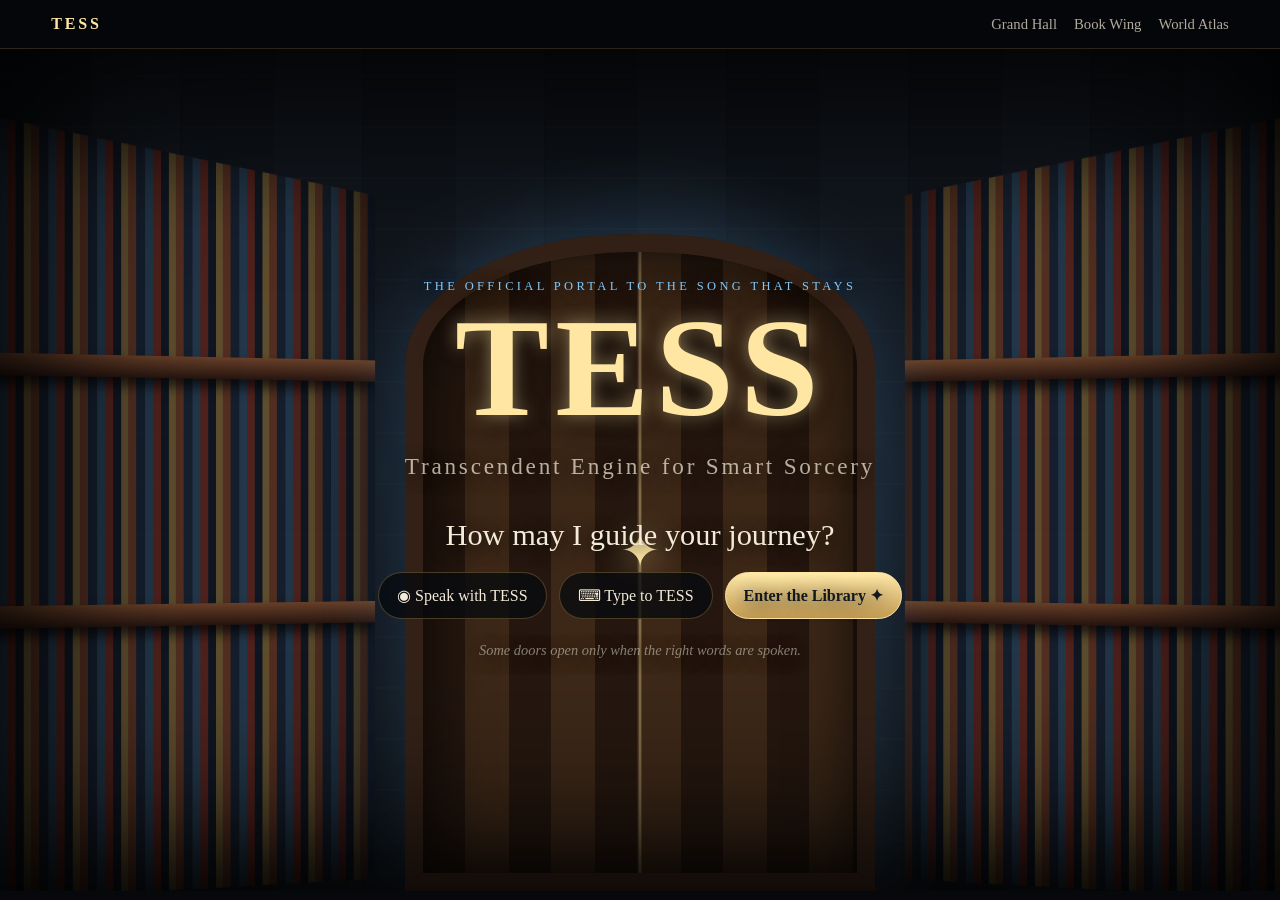
<file: index.html>
<!doctype html>
<html lang="en">
<head>
  <meta charset="utf-8"><meta name="viewport" content="width=device-width,initial-scale=1">
  <meta name="description" content="The official portal to TESS and The Song That Stays.">
  <title>TESS | Grand Hall</title><link rel="stylesheet" href="assets/css/site.css">
</head>
<body>

<header class="topbar">
  <a class="brand" href="">TESS</a>
  <nav class="topnav" aria-label="Primary navigation">
    <a href="">Grand Hall</a>
    <a href="book-wing/">Book Wing</a>
    <a href="world-atlas/">World Atlas</a>
  </nav>
</header>

<main class="hero">
  <div class="bookcase left" aria-hidden="true"></div><div class="bookcase right" aria-hidden="true"></div><div class="door" aria-hidden="true"></div>
  <section class="hero-content">
    <p class="eyebrow">The official portal to The Song That Stays</p>
    <h1 class="hero-title">TESS</h1>
    <p class="hero-subtitle">Transcendent Engine for Smart Sorcery</p>
    <p class="hero-question">How may I guide your journey?</p>
    <div class="hero-actions">
      <button class="btn" type="button" data-speak>◉ Speak with TESS</button>
      <button class="btn" type="button" data-type>⌨ Type to TESS</button>
      <a class="btn primary" href="book-wing/">Enter the Library ✦</a>
    </div>
    <p id="tess-response" class="whisper">Some doors open only when the right words are spoken.</p>
  </section>
</main>
<script src="assets/js/site.js"></script>
</body></html>
</file>
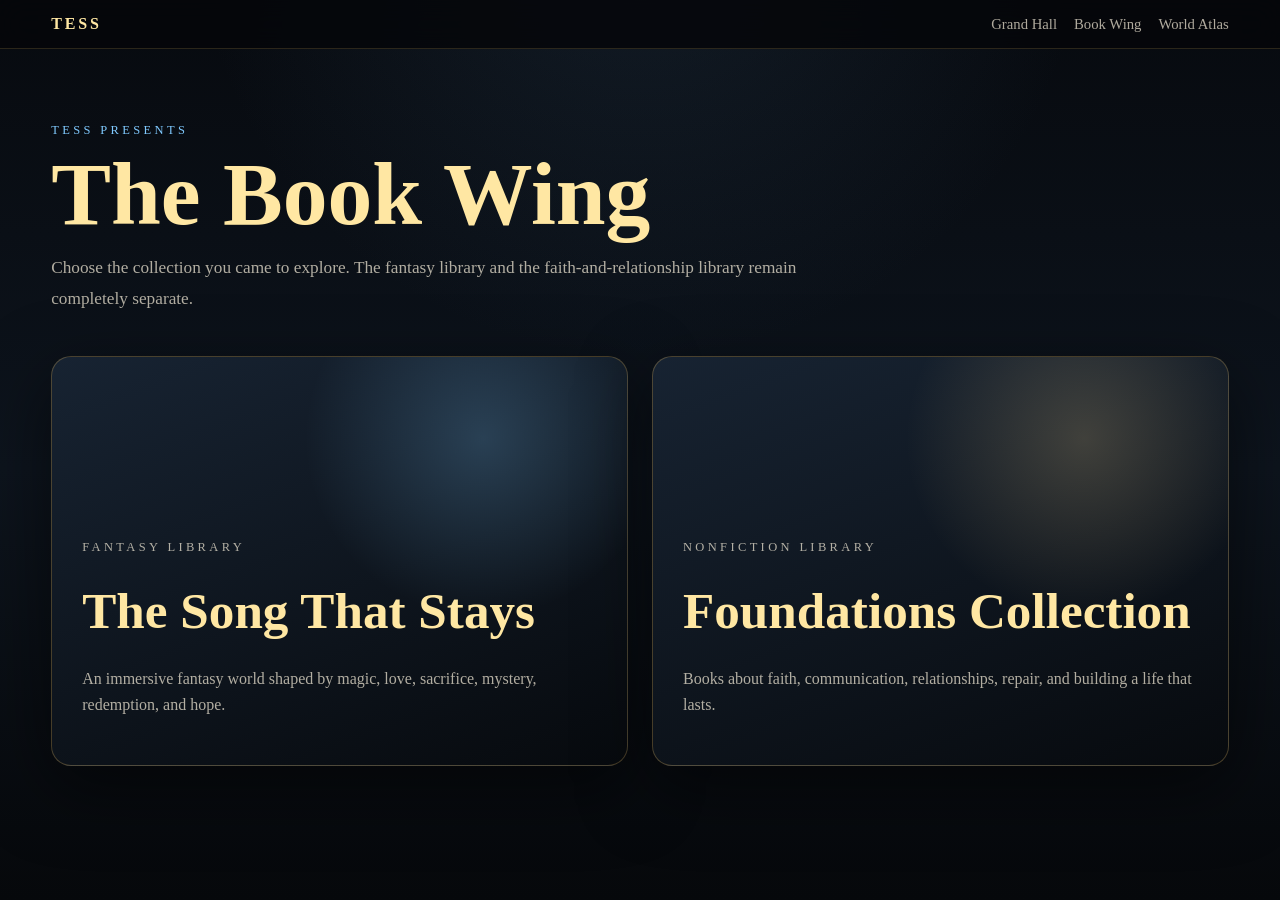
<file: book-wing/index.html>
<!doctype html><html lang="en"><head>
<meta charset="utf-8"><meta name="viewport" content="width=device-width,initial-scale=1">
<title>TESS | Book Wing</title><link rel="stylesheet" href="../assets/css/site.css"></head>
<body class="room">
<header class="topbar">
  <a class="brand" href="../">TESS</a>
  <nav class="topnav" aria-label="Primary navigation">
    <a href="../">Grand Hall</a>
    <a href="../book-wing/">Book Wing</a>
    <a href="../world-atlas/">World Atlas</a>
  </nav>
</header>

<main class="room-main"><div class="site-shell">
<p class="kicker">TESS presents</p><h1 class="room-title">The Book Wing</h1>
<p class="lead">Choose the collection you came to explore. The fantasy library and the faith-and-relationship library remain completely separate.</p>
<section class="path-grid">
<a class="path-card" href="../song-that-stays/"><p class="kicker">Fantasy Library</p><h2>The Song That Stays</h2><p>An immersive fantasy world shaped by magic, love, sacrifice, mystery, redemption, and hope.</p></a>
<a class="path-card nonfiction" href="../foundations/"><p class="kicker">Nonfiction Library</p><h2>Foundations Collection</h2><p>Books about faith, communication, relationships, repair, and building a life that lasts.</p></a>
</section></div></main></body></html>
</file>
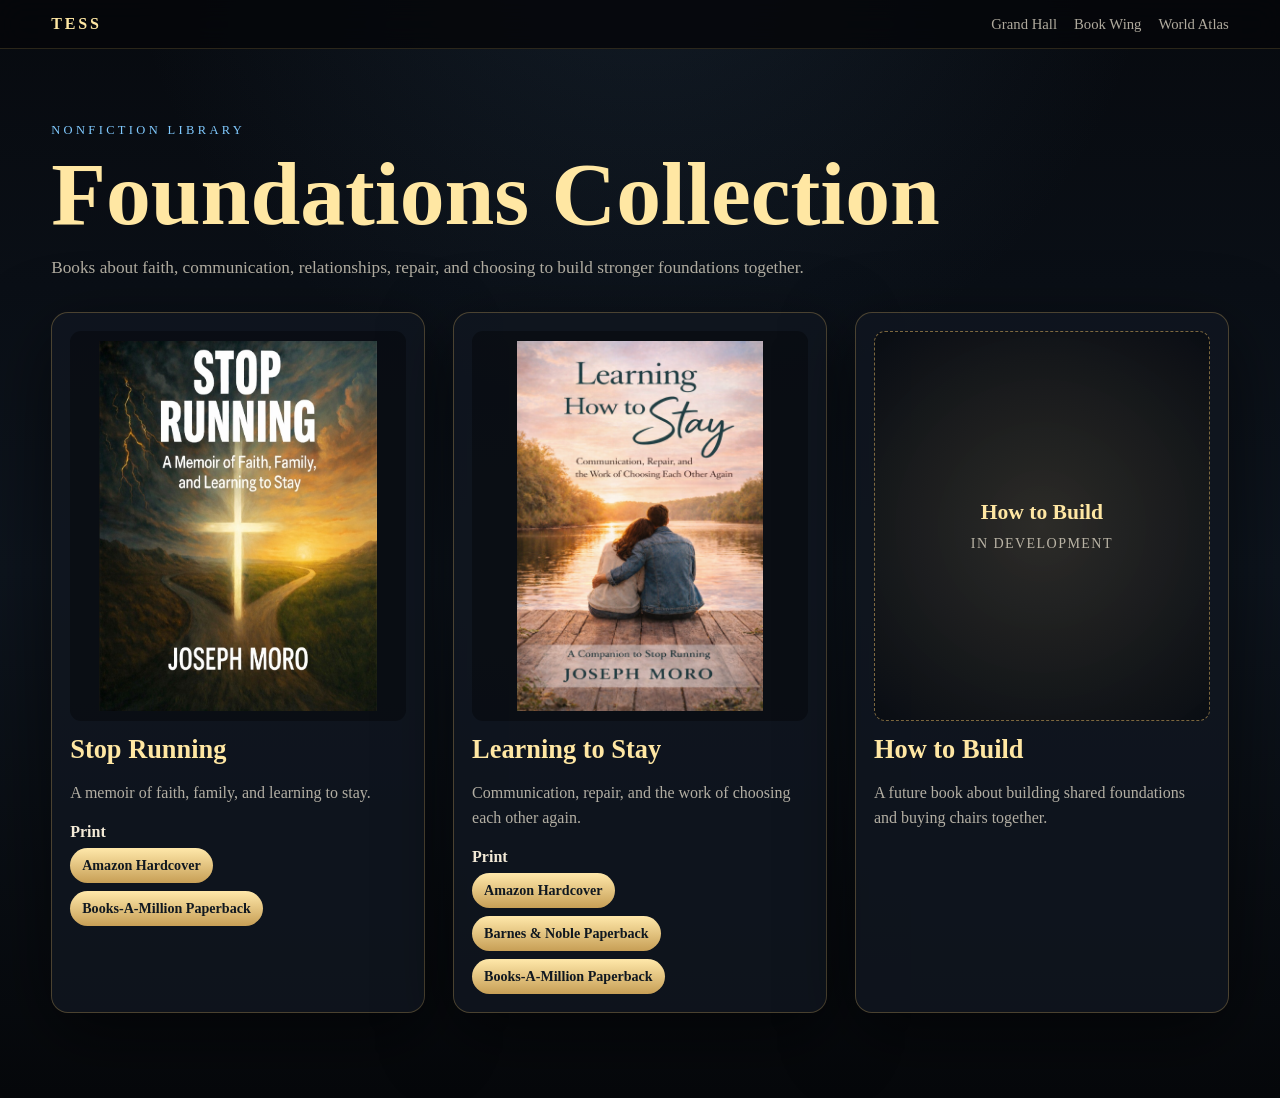
<file: foundations/index.html>
<!doctype html><html lang="en"><head>
<meta charset="utf-8"><meta name="viewport" content="width=device-width,initial-scale=1">
<title>Foundations Collection | TESS</title><link rel="stylesheet" href="../assets/css/site.css"></head>
<body class="room">
<header class="topbar">
  <a class="brand" href="../">TESS</a>
  <nav class="topnav" aria-label="Primary navigation">
    <a href="../">Grand Hall</a>
    <a href="../book-wing/">Book Wing</a>
    <a href="../world-atlas/">World Atlas</a>
  </nav>
</header>

<main class="room-main"><div class="site-shell">
<p class="kicker">Nonfiction Library</p><h1 class="room-title">Foundations Collection</h1>
<p class="lead">Books about faith, communication, relationships, repair, and choosing to build stronger foundations together.</p>
<section class="book-grid">

<article class="book-card"><div class="cover-wrap"><img src="../assets/images/stop-running.jpg" alt="Stop Running cover"></div>
<h2>Stop Running</h2><p class="book-copy">A memoir of faith, family, and learning to stay.</p>
<div class="purchase"><div class="purchase-group"><strong>Print</strong><div class="store-links">
<a target="_blank" rel="noopener" href="https://www.amazon.com/Stop-Running-Memoir-Learning-Staying/dp/B0FTS7WMM7/ref=tmm_hrd_swatch_0">Amazon Hardcover</a>
<a target="_blank" rel="noopener" href="https://www.booksamillion.com/p/Stop-Running/Janis-Hoye/9798265570178">Books-A-Million Paperback</a>
</div></div></div></article>

<article class="book-card"><div class="cover-wrap"><img src="../assets/images/learning-to-stay.png" alt="Learning to Stay cover"></div>
<h2>Learning to Stay</h2><p class="book-copy">Communication, repair, and the work of choosing each other again.</p>
<div class="purchase"><div class="purchase-group"><strong>Print</strong><div class="store-links">
<a target="_blank" rel="noopener" href="https://www.amazon.com/gp/product/1970906057">Amazon Hardcover</a>
<a target="_blank" rel="noopener" href="https://www.barnesandnoble.com/w/learning-to-stay-joseph-moro/1149364493?ean=9781970906042">Barnes & Noble Paperback</a>
<a target="_blank" rel="noopener" href="https://www.booksamillion.com/p/Learning-Stay/Joseph-Moro/9781970906042">Books-A-Million Paperback</a>
</div></div></div></article>

<article class="book-card"><div class="coming-soon"><div><strong>How to Build</strong><small>In development</small></div></div>
<h2>How to Build</h2><p class="book-copy">A future book about building shared foundations and buying chairs together.</p></article>
</section></div></main></body></html>
</file>
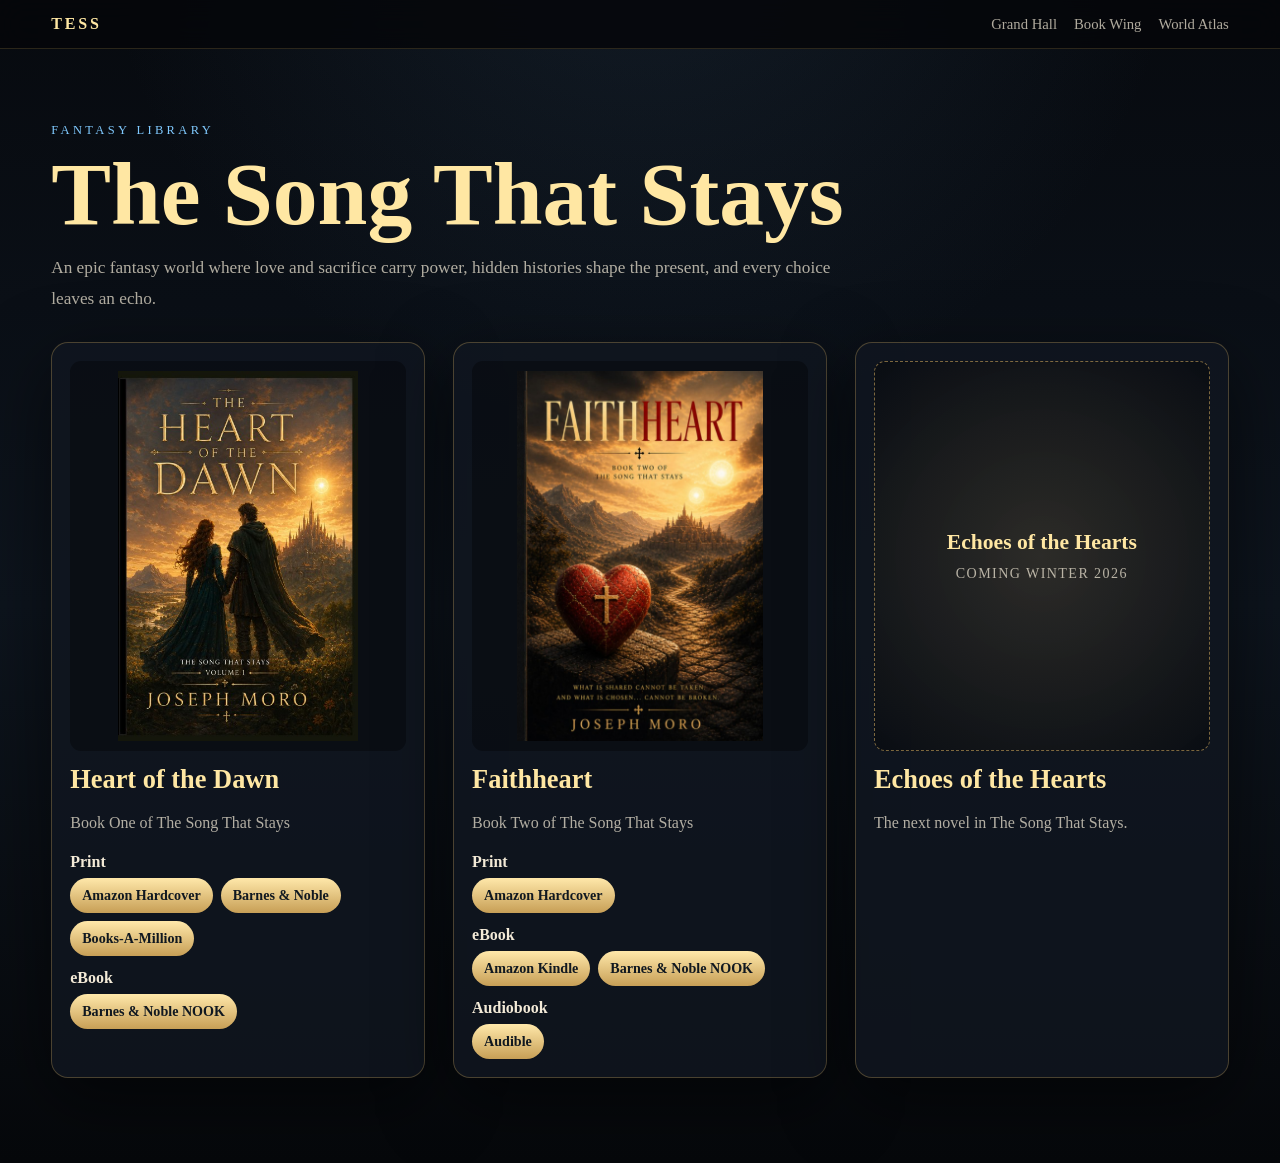
<file: song-that-stays/index.html>
<!doctype html><html lang="en"><head>
<meta charset="utf-8"><meta name="viewport" content="width=device-width,initial-scale=1">
<title>The Song That Stays | TESS</title><link rel="stylesheet" href="../assets/css/site.css"></head>
<body class="room">
<header class="topbar">
  <a class="brand" href="../">TESS</a>
  <nav class="topnav" aria-label="Primary navigation">
    <a href="../">Grand Hall</a>
    <a href="../book-wing/">Book Wing</a>
    <a href="../world-atlas/">World Atlas</a>
  </nav>
</header>

<main class="room-main"><div class="site-shell">
<p class="kicker">Fantasy Library</p><h1 class="room-title">The Song That Stays</h1>
<p class="lead">An epic fantasy world where love and sacrifice carry power, hidden histories shape the present, and every choice leaves an echo.</p>
<section class="book-grid">
<article class="book-card"><div class="cover-wrap"><img src="../assets/images/heart-of-the-dawn.jpg" alt="Heart of the Dawn cover"></div>
<h2>Heart of the Dawn</h2><p class="book-meta">Book One of The Song That Stays</p>
<div class="purchase">
<div class="purchase-group"><strong>Print</strong><div class="store-links">
<a target="_blank" rel="noopener" href="https://www.amazon.com/Heart-Dawn-Song-that-Stays/dp/1970906006/ref=tmm_hrd_swatch_0?_encoding=UTF8&qid=1784760602&sr=8-1">Amazon Hardcover</a>
<a target="_blank" rel="noopener" href="https://www.barnesandnoble.com/w/the-heart-of-the-dawn-joseph-moro/1148838143?ean=9781970906004">Barnes & Noble</a>
<a target="_blank" rel="noopener" href="https://www.booksamillion.com/p/Heart-Dawn/Joseph-Moro/9781970906004">Books-A-Million</a>
</div></div>
<div class="purchase-group"><strong>eBook</strong><div class="store-links">
<a target="_blank" rel="noopener" href="https://www.barnesandnoble.com/w/the-heart-of-the-dawn-joseph-moro/1148838143?ean=2940183135244">Barnes & Noble NOOK</a>
</div></div></div></article>

<article class="book-card"><div class="cover-wrap"><img src="../assets/images/faithheart.jpg" alt="Faithheart cover"></div>
<h2>Faithheart</h2><p class="book-meta">Book Two of The Song That Stays</p>
<div class="purchase">
<div class="purchase-group"><strong>Print</strong><div class="store-links">
<a target="_blank" rel="noopener" href="https://www.amazon.com/FaithHeart-Songs-that-Stays-2/dp/1970906081/ref=tmm_hrd_swatch_0?_encoding=UTF8">Amazon Hardcover</a>
</div></div>
<div class="purchase-group"><strong>eBook</strong><div class="store-links">
<a target="_blank" rel="noopener" href="https://www.amazon.com/FaithHeart-Songs-that-Stays-Song-ebook/dp/B0GZ9NDFYF/">Amazon Kindle</a>
<a target="_blank" rel="noopener" href="https://www.barnesandnoble.com/w/faithheart-joseph-moro/1150075926?ean=2940196550836">Barnes & Noble NOOK</a>
</div></div>
<div class="purchase-group"><strong>Audiobook</strong><div class="store-links">
<a target="_blank" rel="noopener" href="https://www.amazon.com/FaithHeart-Song-that-Stays-2/dp/B0H4X14WGT/">Audible</a>
</div></div></div></article>

<article class="book-card"><div class="coming-soon"><div><strong>Echoes of the Hearts</strong><small>Coming Winter 2026</small></div></div>
<h2>Echoes of the Hearts</h2><p class="book-copy">The next novel in The Song That Stays.</p></article>
</section></div></main></body></html>
</file>
<file: assets/css/site.css>
:root{
  --ink:#06080c;
  --night:#0b1119;
  --panel:rgba(10,15,22,.93);
  --panel-soft:rgba(16,23,32,.82);
  --paper:#f3ead7;
  --muted:rgba(243,234,215,.72);
  --gold:#c9a45c;
  --gold2:#ffe7a3;
  --blue:#80caff;
  --line:rgba(201,164,92,.32);
  --shadow:0 22px 70px rgba(0,0,0,.52);
}
*{box-sizing:border-box}
html{scroll-behavior:smooth}
body{margin:0;min-height:100vh;color:var(--paper);background:var(--ink);font-family:Georgia,"Times New Roman",serif}
a{color:inherit}
button{font:inherit}
.site-shell{width:min(1180px,92vw);margin:0 auto}
.topbar{
  position:sticky;top:0;z-index:20;display:flex;align-items:center;justify-content:space-between;
  gap:18px;padding:15px 4vw;background:rgba(5,7,10,.84);backdrop-filter:blur(14px);
  border-bottom:1px solid rgba(201,164,92,.2)
}
.brand{font-weight:700;letter-spacing:.18em;color:var(--gold2);text-decoration:none}
.topnav{display:flex;gap:17px;align-items:center;flex-wrap:wrap}
.topnav a{font-size:.92rem;text-decoration:none;color:var(--muted)}
.topnav a:hover,.topnav a[aria-current="page"]{color:var(--gold2)}

.hero{
  min-height:calc(100vh - 58px);position:relative;overflow:hidden;display:grid;place-items:center;
  isolation:isolate;background:
    radial-gradient(circle at 50% 38%,rgba(52,93,130,.42),transparent 27%),
    linear-gradient(180deg,#070a10 0%,#111a25 50%,#06080b 100%)
}
.hero::before{
  content:"";position:absolute;inset:0;z-index:-4;opacity:.42;
  background:
    repeating-linear-gradient(0deg,transparent 0 49px,rgba(255,255,255,.026) 49px 51px),
    repeating-linear-gradient(90deg,#171a1e 0 92px,#1c2025 92px 180px,#14171a 180px 182px)
}
.hero::after{
  content:"";position:absolute;inset:0;z-index:5;pointer-events:none;
  box-shadow:inset 0 0 160px 50px rgba(0,0,0,.9)
}
.bookcase{
  position:absolute;bottom:0;width:min(35vw,520px);min-width:260px;height:92%;z-index:-2;opacity:.86;
  background:repeating-linear-gradient(90deg,#5d3321 0 8px,#162030 8px 17px,#263c50 17px 25px,#5a231c 25px 33px,#101722 33px 41px,#6b5731 41px 48px);
  box-shadow:inset 0 0 100px rgba(0,0,0,.94)
}
.bookcase::before,.bookcase::after{
  content:"";position:absolute;left:0;right:0;height:22px;background:linear-gradient(#75462a,#2a140d);
  box-shadow:0 8px 13px rgba(0,0,0,.75)
}
.bookcase::before{top:31%}.bookcase::after{top:63%}
.bookcase.left{left:-5vw;clip-path:polygon(0 0,100% 9%,100% 100%,0 100%);transform:perspective(1000px) rotateY(8deg)}
.bookcase.right{right:-5vw;clip-path:polygon(0 9%,100% 0,100% 100%,0 100%);transform:perspective(1000px) rotateY(-8deg)}
.door{
  position:absolute;z-index:-1;left:50%;bottom:0;transform:translateX(-50%);width:min(38vw,470px);height:78%;
  border:18px solid #332117;border-radius:48% 48% 0 0/20% 20% 0 0;
  background:
    linear-gradient(90deg,transparent 49.5%,rgba(255,230,163,.45) 50%,transparent 50.5%),
    repeating-linear-gradient(90deg,#25170f 0 42px,#3d2818 42px 86px);
  box-shadow:0 0 85px rgba(104,185,255,.2),inset 0 0 65px rgba(0,0,0,.78)
}
.door::after{
  content:"✦";position:absolute;left:50%;top:48%;transform:translate(-50%,-50%);font-size:3rem;
  color:var(--gold2);text-shadow:0 0 32px rgba(255,231,163,.9)
}
.hero-content{
  width:min(900px,90vw);text-align:center;padding:38px 22px;z-index:2;
  text-shadow:0 3px 18px rgba(0,0,0,.92)
}
.eyebrow,.kicker{text-transform:uppercase;letter-spacing:.27em;color:var(--blue);font-size:.78rem}
.hero-title{
  margin:.08em 0 .02em;font-size:clamp(4.2rem,11vw,9rem);line-height:.88;letter-spacing:.045em;
  color:var(--gold2);text-shadow:0 0 18px rgba(255,231,163,.5),0 8px 35px #000
}
.hero-subtitle{font-size:clamp(1rem,2.4vw,1.45rem);letter-spacing:.12em;color:var(--muted)}
.hero-question{margin:38px 0 19px;font-size:clamp(1.25rem,3vw,1.9rem)}
.hero-actions{display:flex;justify-content:center;gap:12px;flex-wrap:wrap}
.btn{
  display:inline-flex;align-items:center;justify-content:center;gap:9px;min-height:47px;padding:12px 18px;
  border-radius:999px;border:1px solid var(--line);background:rgba(7,10,15,.76);
  color:var(--paper);text-decoration:none;cursor:pointer
}
.btn.primary{background:linear-gradient(180deg,#ffe9a9,#c59d53);color:#111820;font-weight:700;border-color:#ffe7a3}
.btn:hover{transform:translateY(-2px);box-shadow:0 10px 26px rgba(0,0,0,.35)}
.whisper{margin-top:23px;color:rgba(243,234,215,.5);font-style:italic;font-size:.9rem}

.room{
  min-height:100vh;background:
    radial-gradient(circle at 50% -10%,rgba(54,83,110,.25),transparent 38%),
    linear-gradient(180deg,#070a0f,#0d141d 52%,#06080b)
}
.room-main{padding:62px 0 85px}
.room-title{margin:.12em 0;font-size:clamp(2.8rem,7vw,6rem);color:var(--gold2);line-height:.95}
.lead{max-width:820px;color:var(--muted);font-size:1.08rem;line-height:1.75}
.path-grid{display:grid;grid-template-columns:repeat(2,minmax(0,1fr));gap:24px;margin-top:42px}
.path-card{
  position:relative;overflow:hidden;display:flex;flex-direction:column;justify-content:flex-end;min-height:410px;padding:30px;
  border:1px solid var(--line);border-radius:20px;text-decoration:none;background:linear-gradient(160deg,#172332,#070a0e);
  box-shadow:var(--shadow)
}
.path-card::before{content:"";position:absolute;inset:0;background:radial-gradient(circle at 75% 20%,rgba(128,202,255,.22),transparent 33%);pointer-events:none}
.path-card.nonfiction::before{background:radial-gradient(circle at 75% 20%,rgba(255,221,153,.2),transparent 33%)}
.path-card h2{font-size:clamp(2rem,4vw,3.2rem);margin:.2em 0;color:var(--gold2)}
.path-card p{max-width:520px;color:var(--muted);line-height:1.65}
.path-card:hover{transform:translateY(-4px);border-color:rgba(255,231,163,.72)}

.shelf-title{margin-top:48px;color:var(--gold2)}
.book-grid{display:grid;grid-template-columns:repeat(auto-fit,minmax(235px,1fr));gap:28px;margin-top:28px}
.book-card{padding:18px;border:1px solid var(--line);border-radius:17px;background:var(--panel-soft);box-shadow:var(--shadow)}
.cover-wrap{
  height:390px;display:flex;align-items:center;justify-content:center;padding:10px;overflow:hidden;
  border-radius:11px;background:rgba(0,0,0,.35)
}
.cover-wrap img{display:block;width:100%;height:100%;object-fit:contain}
.book-card h2{margin:.85rem 0 .18rem;color:var(--gold2);font-size:1.65rem}
.book-meta,.book-copy{color:var(--muted);line-height:1.55}
.purchase{display:grid;gap:13px;margin-top:17px}
.purchase-group strong{display:block;margin-bottom:7px;color:var(--paper)}
.store-links{display:flex;flex-wrap:wrap;gap:8px}
.store-links a{
  text-decoration:none;color:#101820;background:linear-gradient(#ffe8aa,#c79f56);font-weight:700;
  padding:9px 12px;border-radius:999px;font-size:.88rem
}
.coming-soon{
  height:390px;display:grid;place-items:center;text-align:center;padding:30px;border-radius:11px;
  border:1px dashed rgba(201,164,92,.6);
  background:radial-gradient(circle,rgba(201,164,92,.16),rgba(0,0,0,.35));
  color:var(--gold2);font-size:1.35rem
}
.coming-soon small{display:block;margin-top:10px;color:var(--muted);font-size:.88rem;letter-spacing:.1em;text-transform:uppercase}
.map-frame{margin-top:32px;padding:12px;border:1px solid var(--line);border-radius:20px;background:#160f09;box-shadow:var(--shadow)}
.map-frame img{display:block;width:100%;height:auto;border-radius:12px}
.notice{margin-top:18px;padding:14px 16px;border-left:3px solid var(--gold);background:rgba(201,164,92,.08);color:var(--muted)}

@media(max-width:800px){
  .topbar{position:static;align-items:flex-start;flex-direction:column}
  .path-grid{grid-template-columns:1fr}
  .bookcase{opacity:.48;min-width:230px}
  .door{width:58vw}
  .hero-title{font-size:clamp(4rem,22vw,6.4rem)}
  .hero-content{padding-top:20px}
}
@media(max-width:520px){
  .topnav{gap:11px}
  .topnav a{font-size:.84rem}
  .cover-wrap,.coming-soon{height:330px}
  .door{width:72vw}
}
</file>
